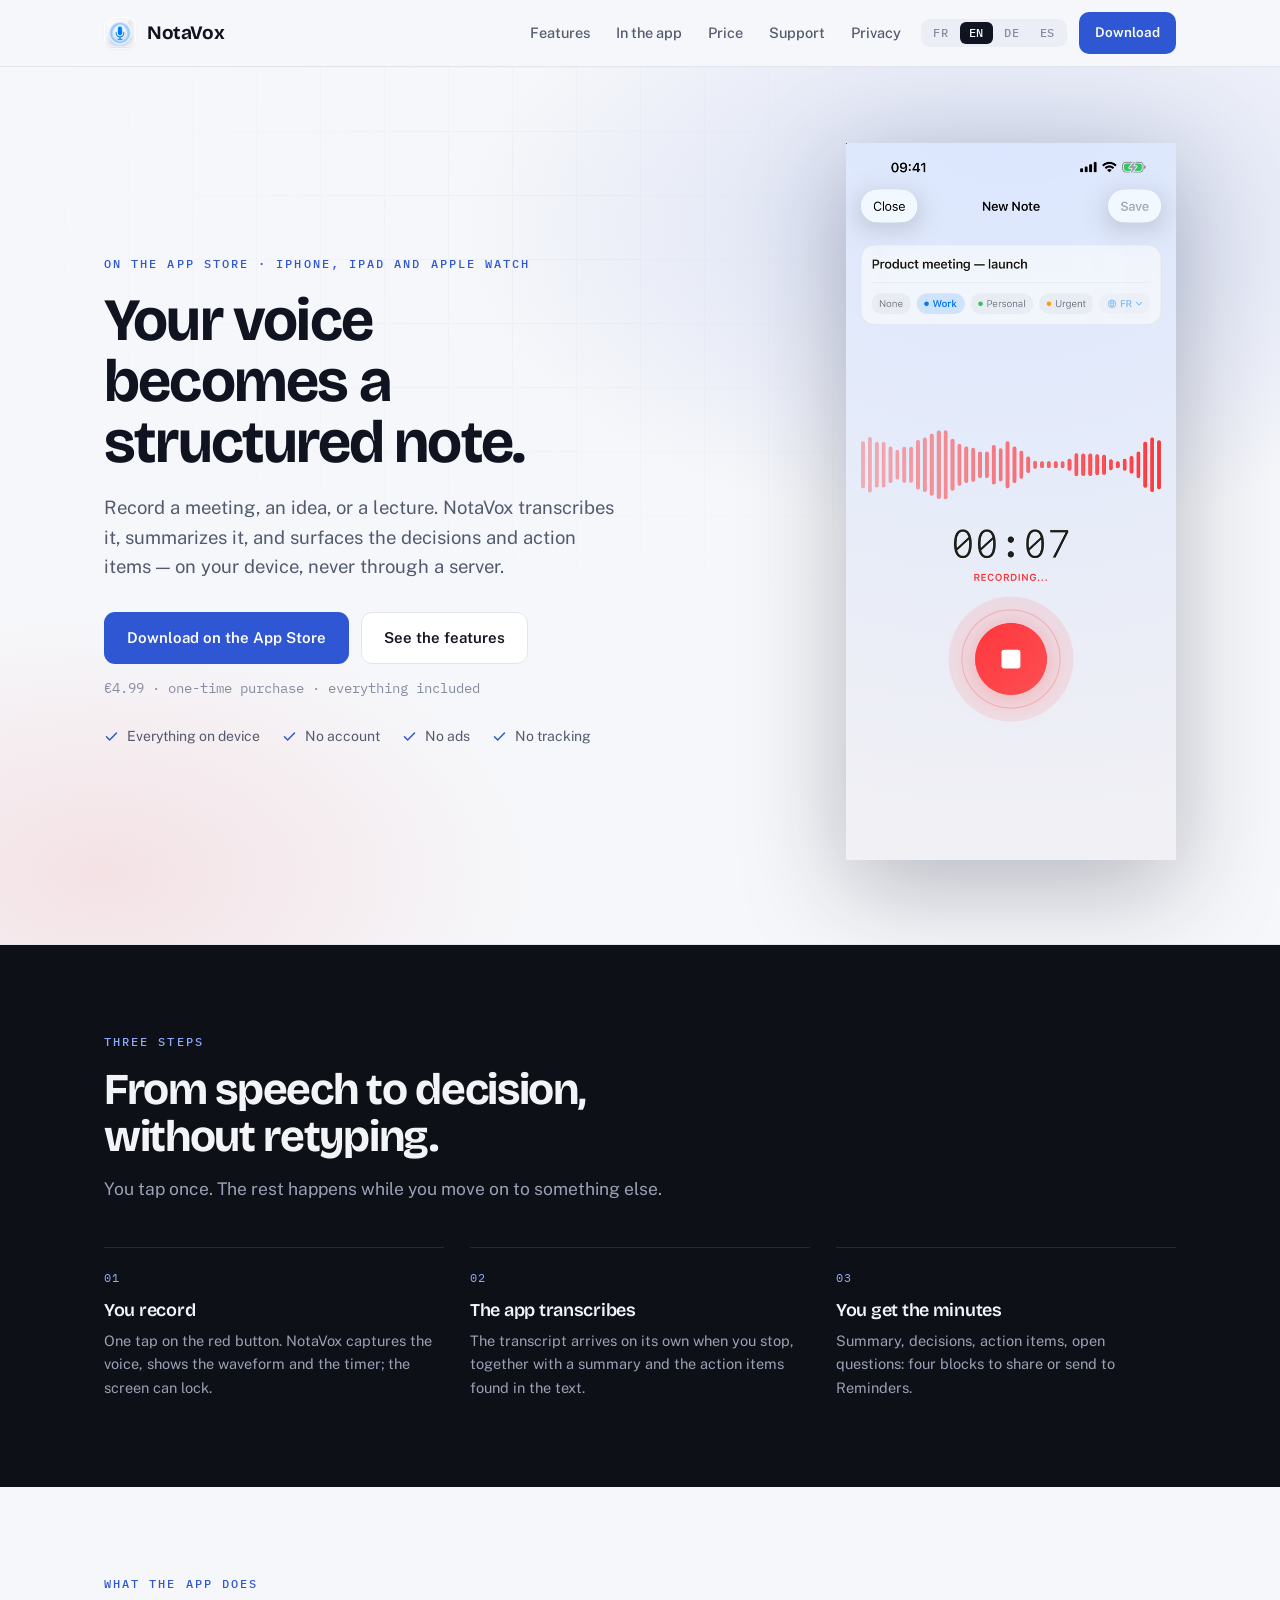
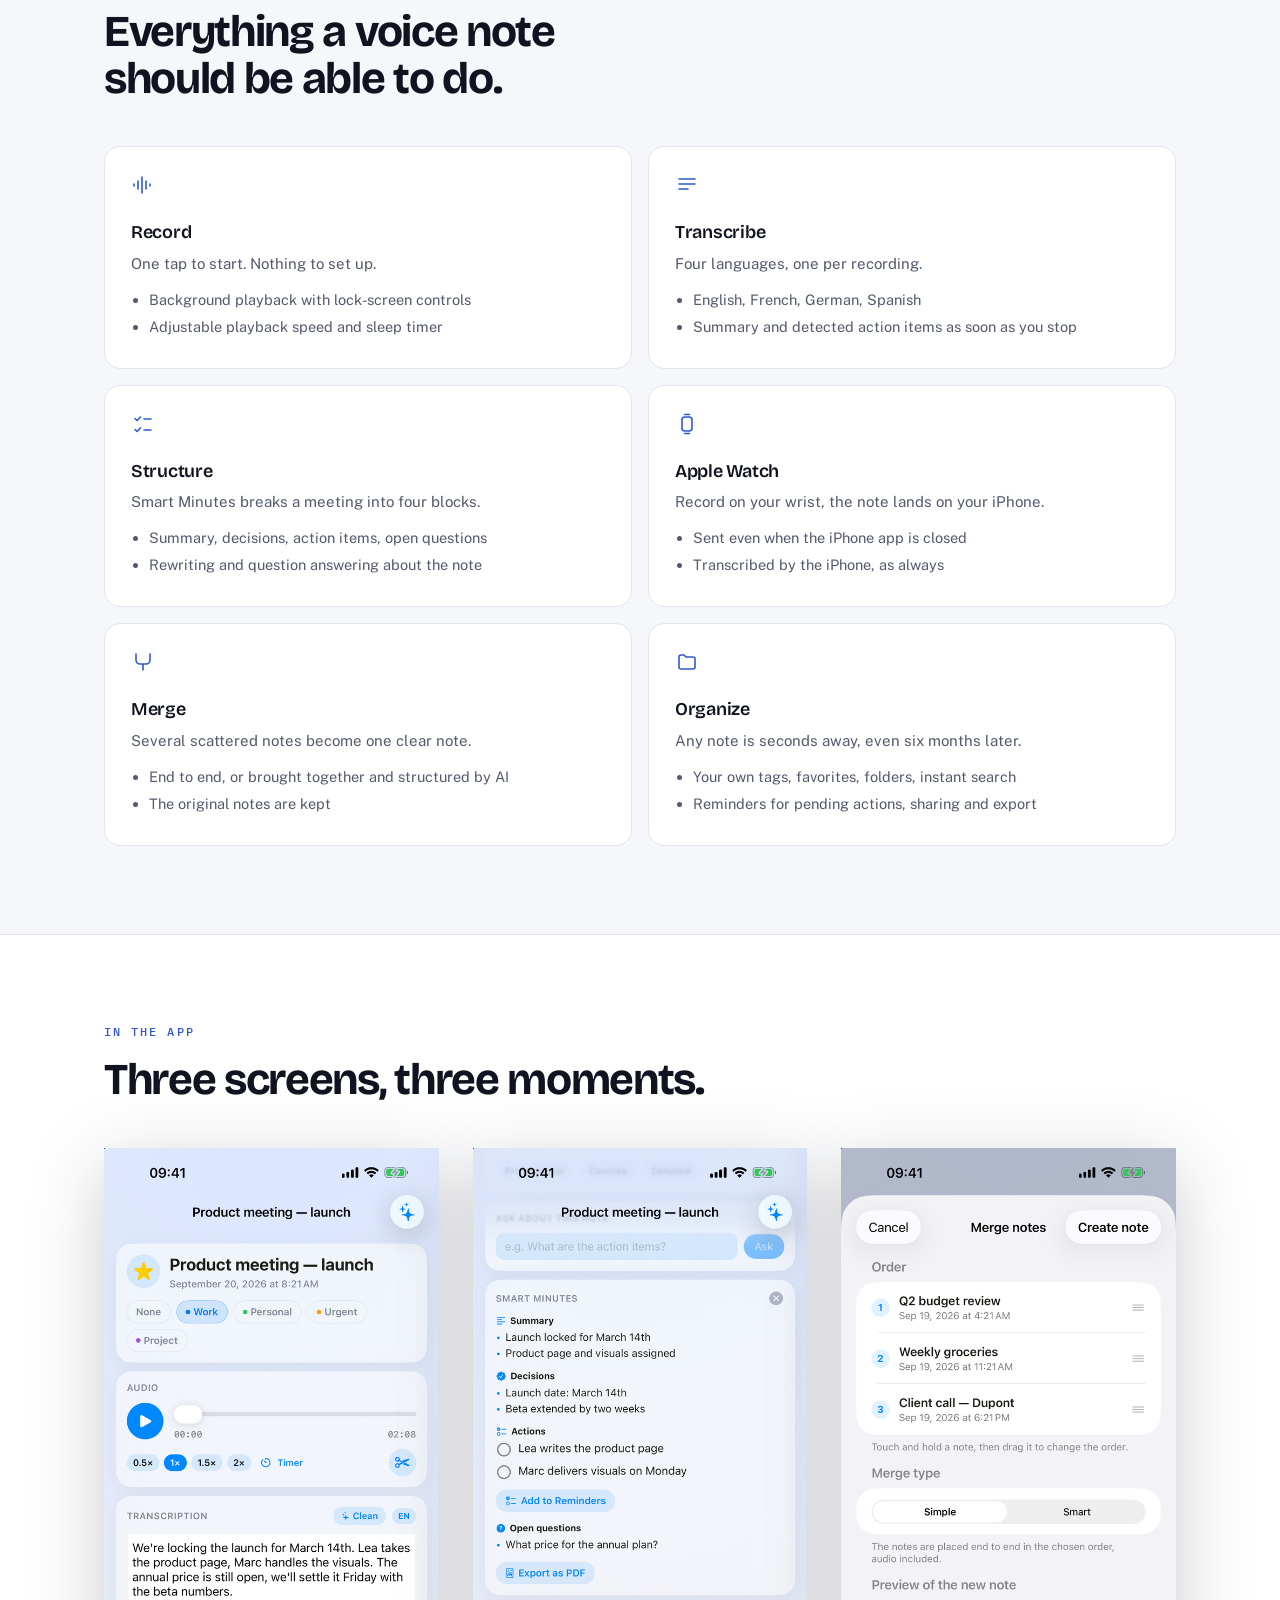
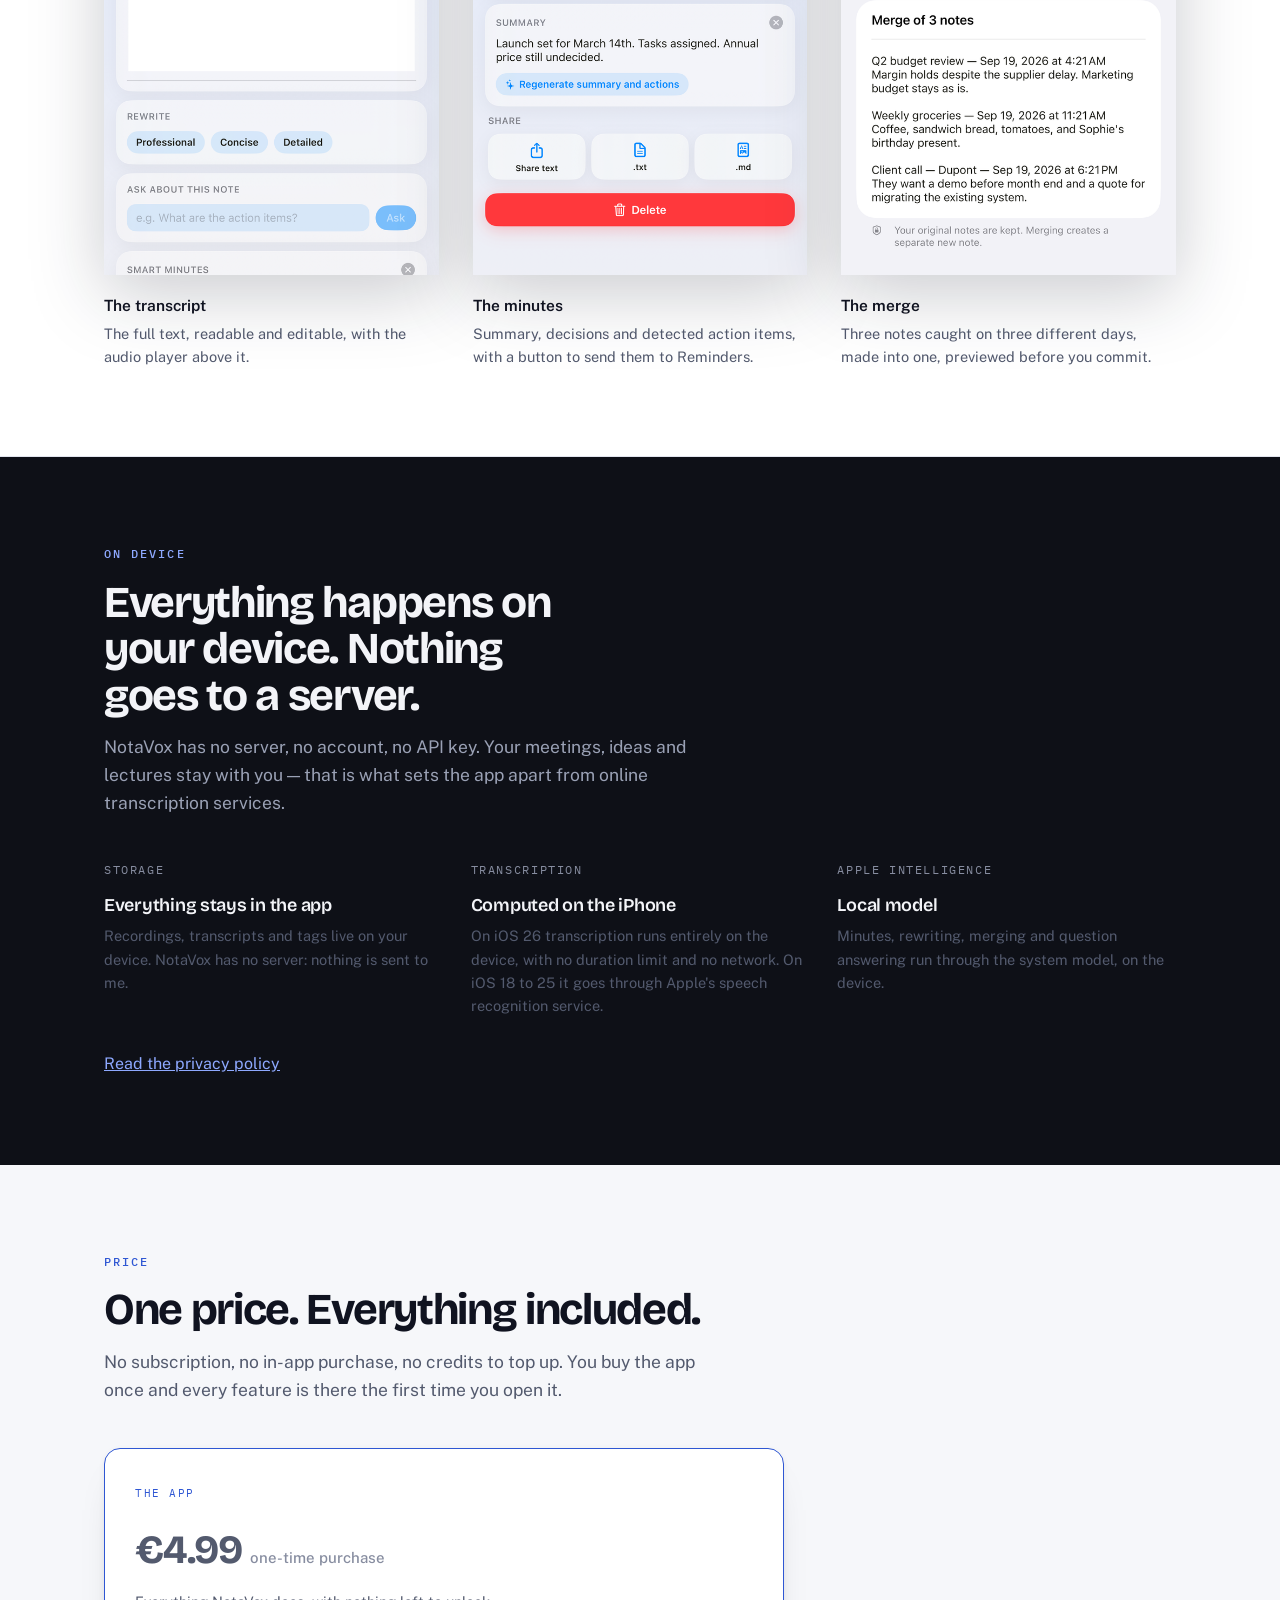
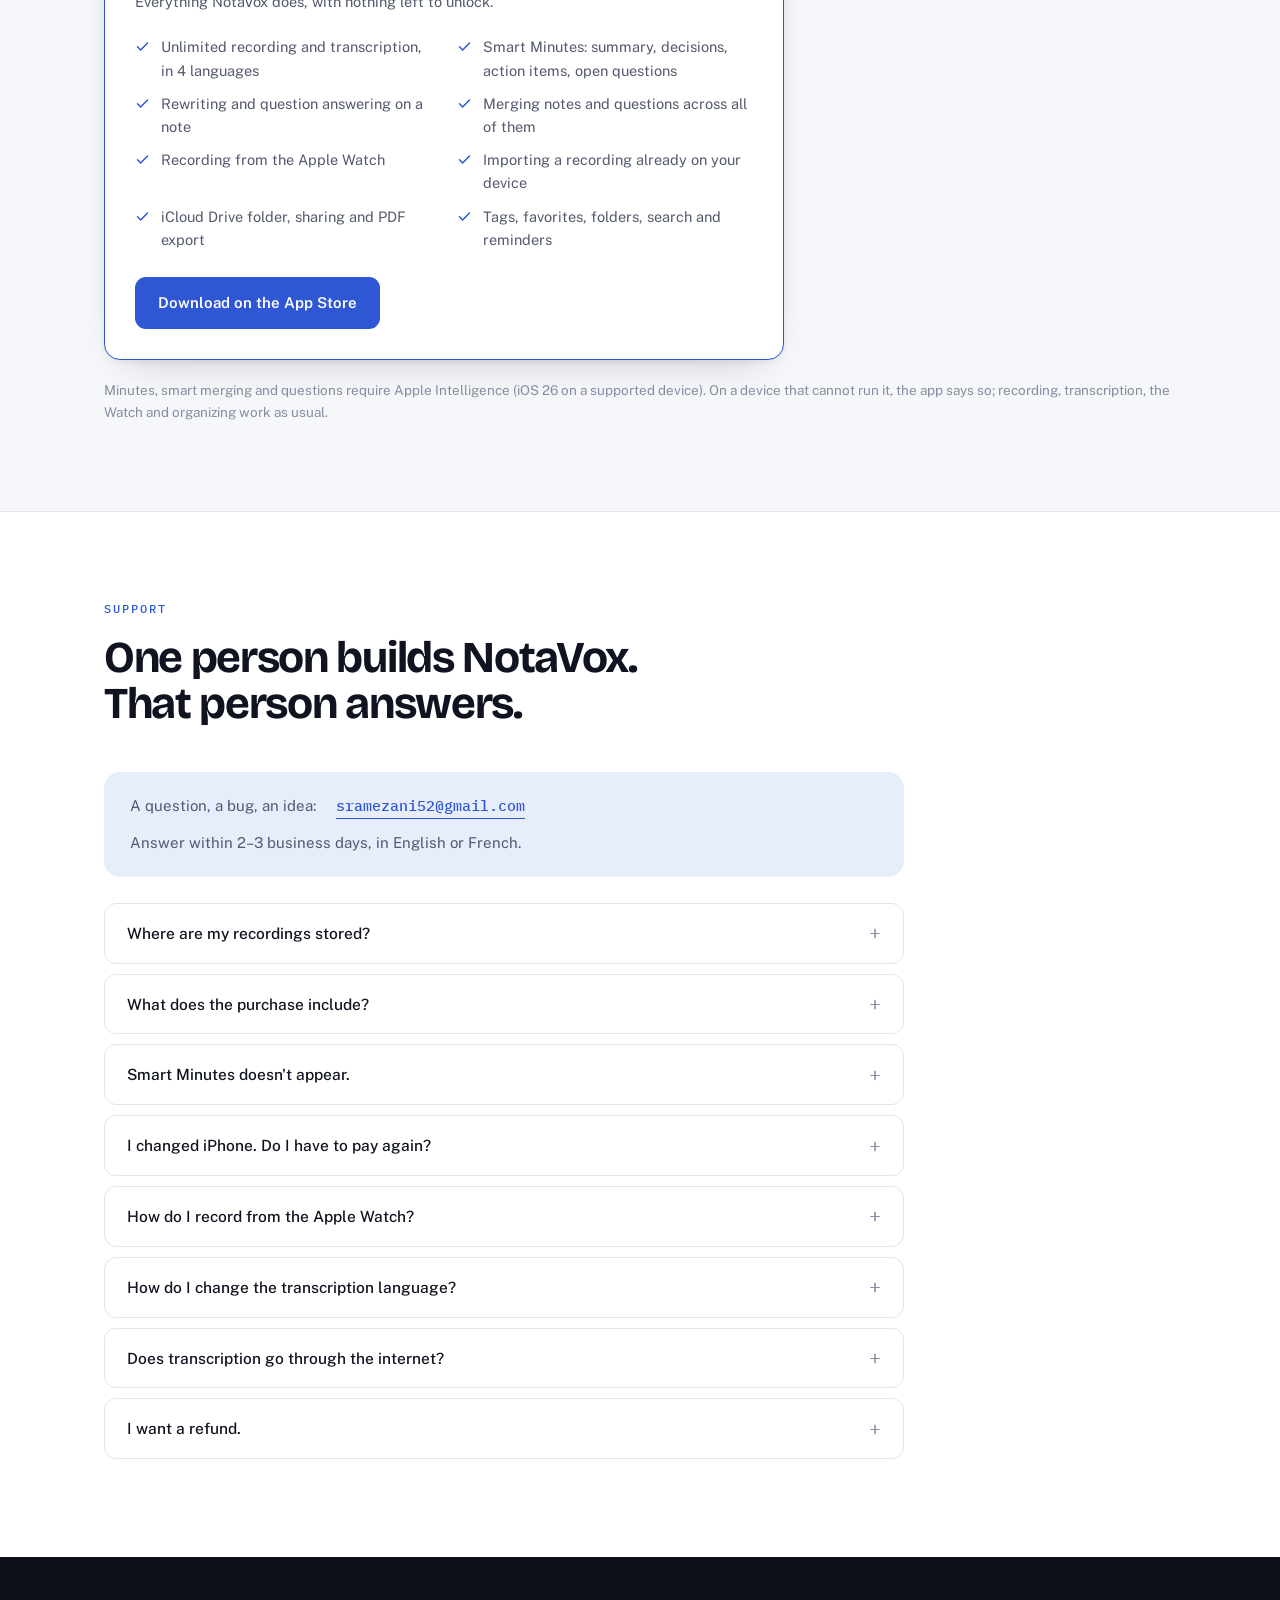
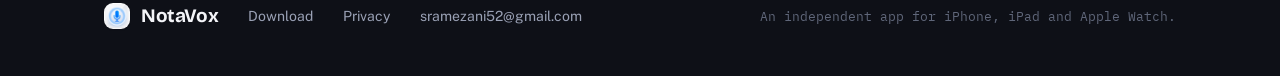
<file: index.html>
<!doctype html>
<html lang="fr" data-lang="fr">
<head>
<meta charset="utf-8">
<meta name="viewport" content="width=device-width, initial-scale=1">
<title>NotaVox — notes vocales, transcription et comptes-rendus sur l'appareil</title>
<meta name="description" content="NotaVox enregistre, transcrit et structure tes notes vocales sur iPhone, iPad et Apple Watch. Tout se passe sur l'appareil : pas de compte, pas de serveur, pas de suivi. 4,99 €, achat unique, tout est inclus.">
<meta name="color-scheme" content="light dark">
<link rel="canonical" href="https://xerxex52.github.io/NotaVox-site/">

<meta property="og:title" content="NotaVox — ta voix devient une note structurée">
<meta property="og:description" content="Enregistre, transcris, récupère un compte-rendu : résumé, décisions, actions. Tout se passe sur ton appareil — pas de compte, pas de serveur, pas de suivi. 4,99 €, achat unique.">
<meta property="og:type" content="website">
<meta property="og:url" content="https://xerxex52.github.io/NotaVox-site/">
<meta property="og:site_name" content="NotaVox">
<meta property="og:locale" content="fr_FR">
<meta property="og:image" content="https://xerxex52.github.io/NotaVox-site/assets/og.png">
<meta property="og:image:width" content="1200">
<meta property="og:image:height" content="630">
<meta property="og:image:alt" content="NotaVox — notes vocales, transcription et comptes-rendus sur iPhone, iPad et Apple Watch.">
<meta name="twitter:card" content="summary_large_image">
<meta name="twitter:title" content="NotaVox — ta voix devient une note structurée">
<meta name="twitter:description" content="Enregistre, transcris, récupère un compte-rendu. Tout se passe sur ton appareil : pas de compte, pas de serveur, pas de suivi.">
<meta name="twitter:image" content="https://xerxex52.github.io/NotaVox-site/assets/og.png">

<link rel="icon" href="assets/icon.png">
<link rel="apple-touch-icon" href="assets/icon.png">
<link rel="preconnect" href="https://fonts.googleapis.com">
<link rel="preconnect" href="https://fonts.gstatic.com" crossorigin>
<link rel="stylesheet" href="https://fonts.googleapis.com/css2?family=Bricolage+Grotesque:opsz,wght@12..96,600;12..96,700&family=Public+Sans:wght@400;500;600&family=IBM+Plex+Mono:wght@400;500&display=swap">
<link rel="stylesheet" href="assets/site.css">
<script src="assets/site.js"></script>
</head>
<body>

<div class="topbar">
  <div class="wrap">
    <a class="brand" href="index.html"><img src="assets/icon.png" alt=""><span>NotaVox</span></a>
    <nav class="nav" aria-label="Sections">
      <a href="#fonctionnalites" data-i18n="nav.features">Fonctionnalités</a>
      <a href="#ecrans" data-i18n="nav.screens">Dans l'app</a>
      <a href="#prix" data-i18n="nav.pricing">Prix</a>
      <a href="#support" data-i18n="nav.faq">Support</a>
      <a href="privacy.html" data-i18n="nav.privacy">Confidentialité</a>
    </nav>
    <div class="bar-actions">
      <div class="langs" role="group" aria-label="Langue">
        <button type="button" data-lang="fr" aria-pressed="true">fr</button>
        <button type="button" data-lang="en" aria-pressed="false">en</button>
        <button type="button" data-lang="de" aria-pressed="false">de</button>
        <button type="button" data-lang="es" aria-pressed="false">es</button>
      </div>
      <a class="btn btn-primary btn-sm" href="https://apps.apple.com/app/id6801285443" data-i18n="nav.get">Télécharger</a>
    </div>
  </div>
</div>

<header class="hero">
  <div class="wrap">
    <div class="hero-grid">
      <div>
        <p class="eyebrow" data-i18n="hero.eyebrow">Sur l'App Store · iPhone, iPad et Apple Watch</p>
        <h1 data-i18n="hero.title">Ta voix devient une note structurée.</h1>
        <p class="lead" data-i18n="hero.lead">Enregistre une réunion, une idée ou un cours. NotaVox transcrit, résume, et fait ressortir les décisions et les actions — sur ton appareil, sans jamais passer par un serveur.</p>
        <div class="cta">
          <a class="btn btn-primary" href="https://apps.apple.com/app/id6801285443" data-i18n="hero.cta1">Télécharger sur l'App Store</a>
          <a class="btn btn-ghost" href="#fonctionnalites" data-i18n="hero.cta2">Voir les fonctionnalités</a>
        </div>
        <p class="cta-note" data-i18n="hero.note">4,99 € · achat unique · tout est inclus</p>
        <div class="trust">
          <span><svg class="tick" viewBox="0 0 24 24" aria-hidden="true"><path d="M4 12.5l5 5L20 6.5"/></svg><span data-i18n="hero.t4">Tout sur l'appareil</span></span>
          <span><svg class="tick" viewBox="0 0 24 24" aria-hidden="true"><path d="M4 12.5l5 5L20 6.5"/></svg><span data-i18n="hero.t1">Aucun compte</span></span>
          <span><svg class="tick" viewBox="0 0 24 24" aria-hidden="true"><path d="M4 12.5l5 5L20 6.5"/></svg><span data-i18n="hero.t2">Aucune publicité</span></span>
          <span><svg class="tick" viewBox="0 0 24 24" aria-hidden="true"><path d="M4 12.5l5 5L20 6.5"/></svg><span data-i18n="hero.t3">Aucun suivi</span></span>
        </div>
      </div>
      <div class="device tilt">
        <img src="assets/fr-record.png" data-img="record" data-alt="alt.record" width="620" height="1347" alt="Écran d'enregistrement de NotaVox : forme d'onde, minuteur et bouton d'enregistrement.">
      </div>
    </div>
  </div>
</header>

<section class="deep">
  <div class="wrap">
    <div class="sec-head">
      <p class="eyebrow" data-i18n="steps.eyebrow">Trois étapes</p>
      <h2 data-i18n="steps.title">De la parole à la décision, sans ressaisie.</h2>
      <p class="lead" data-i18n="steps.lead">Tu appuies une fois. Le reste s'enchaîne pendant que tu passes à autre chose.</p>
    </div>
    <div class="steps">
      <div class="step">
        <span class="num">01</span>
        <h3 data-i18n="steps.n1t">Tu enregistres</h3>
        <p data-i18n="steps.n1p">Un appui sur le bouton rouge. NotaVox capte la voix, affiche la forme d'onde et le minuteur ; l'écran peut se verrouiller.</p>
      </div>
      <div class="step">
        <span class="num">02</span>
        <h3 data-i18n="steps.n2t">L'app transcrit</h3>
        <p data-i18n="steps.n2p">La transcription arrive seule à la fin de l'enregistrement, avec un résumé et les actions repérées dans le texte.</p>
      </div>
      <div class="step">
        <span class="num">03</span>
        <h3 data-i18n="steps.n3t">Tu récupères le compte-rendu</h3>
        <p data-i18n="steps.n3p">Résumé, décisions, actions, questions ouvertes : quatre blocs à partager ou à envoyer dans Rappels.</p>
      </div>
    </div>
  </div>
</section>

<section id="fonctionnalites">
  <div class="wrap">
    <div class="sec-head">
      <p class="eyebrow" data-i18n="feat.eyebrow">Ce que fait l'app</p>
      <h2 data-i18n="feat.title">Tout ce qu'une note vocale devrait savoir faire.</h2>
    </div>
    <div class="grid-4">

      <div class="card">
        <svg class="ico" viewBox="0 0 24 24" aria-hidden="true"><path d="M3 11v2M7 8v8M11 4v16M15 8v8M19 11v2"/></svg>
        <h3 data-i18n="f1t">Enregistrer</h3>
        <p data-i18n="f1p">Un appui pour lancer, rien à régler.</p>
        <ul>
          <li data-i18n="f1a">Lecture en arrière-plan, contrôles sur l'écran verrouillé</li>
          <li data-i18n="f1b">Vitesse de lecture réglable et minuteur d'arrêt</li>
        </ul>
      </div>

      <div class="card">
        <svg class="ico" viewBox="0 0 24 24" aria-hidden="true"><path d="M4 6h16M4 11h16M4 16h9"/></svg>
        <h3 data-i18n="f2t">Transcrire</h3>
        <p data-i18n="f2p">Quatre langues, une par enregistrement.</p>
        <ul>
          <li data-i18n="f2a">Français, anglais, allemand, espagnol</li>
          <li data-i18n="f2b">Résumé et actions détectées dès la fin de l'enregistrement</li>
        </ul>
      </div>

      <div class="card">
        <svg class="ico" viewBox="0 0 24 24" aria-hidden="true"><path d="M4 6.5l2 2 3.5-3.5M4 17.5l2 2 3.5-3.5M13 7h7M13 18h7"/></svg>
        <h3 data-i18n="f3t">Structurer</h3>
        <p data-i18n="f3p">Le compte-rendu intelligent découpe une réunion en quatre blocs.</p>
        <ul>
          <li data-i18n="f3a">Résumé, décisions, actions, questions ouvertes</li>
          <li data-i18n="f3b">Reformulation et questions/réponses sur la note</li>
        </ul>
      </div>

      <div class="card">
        <svg class="ico" viewBox="0 0 24 24" aria-hidden="true"><rect x="7" y="5" width="10" height="14" rx="3"/><path d="M9.5 2.5h5M9.5 21.5h5"/></svg>
        <h3 data-i18n="f5t">Apple Watch</h3>
        <p data-i18n="f5p">Enregistre au poignet, la note arrive sur l'iPhone.</p>
        <ul>
          <li data-i18n="f5a">Transfert même si l'app iPhone est fermée</li>
          <li data-i18n="f5b">Transcription faite par l'iPhone, comme d'habitude</li>
        </ul>
      </div>

      <div class="card">
        <svg class="ico" viewBox="0 0 24 24" aria-hidden="true"><path d="M5 4v6a4 4 0 004 4h6M19 4v6a4 4 0 01-4 4H9M12 14v6"/></svg>
        <h3 data-i18n="f6t">Fusionner</h3>
        <p data-i18n="f6p">Plusieurs notes éparses deviennent une seule note claire.</p>
        <ul>
          <li data-i18n="f6a">Bout à bout, ou réunies et structurées par l'IA</li>
          <li data-i18n="f6b">Les notes d'origine sont conservées</li>
        </ul>
      </div>

      <div class="card">
        <svg class="ico" viewBox="0 0 24 24" aria-hidden="true"><path d="M4 7a2 2 0 012-2h3l2 2h7a2 2 0 012 2v8a2 2 0 01-2 2H6a2 2 0 01-2-2z"/></svg>
        <h3 data-i18n="f4t">Organiser</h3>
        <p data-i18n="f4p">Une note se retrouve en quelques secondes, même six mois après.</p>
        <ul>
          <li data-i18n="f4a">Rubriques personnalisées, favoris, dossiers, recherche</li>
          <li data-i18n="f4b">Rappels des actions en attente, partage et export</li>
        </ul>
      </div>

    </div>
  </div>
</section>

<section id="ecrans" style="background:var(--panel); border-top:1px solid var(--stroke); border-bottom:1px solid var(--stroke)">
  <div class="wrap">
    <div class="sec-head">
      <p class="eyebrow" data-i18n="shots.eyebrow">Dans l'app</p>
      <h2 data-i18n="shots.title">Trois écrans, trois moments.</h2>
    </div>
    <div class="showcase">
      <figure>
        <img src="assets/fr-transcript.png" data-img="transcript" data-alt="alt.transcript" width="620" height="1347" loading="lazy" alt="Transcription d'une note dans NotaVox, avec le lecteur audio.">
        <figcaption><b data-i18n="shots.c1t">La transcription</b><span data-i18n="shots.c1p">Le texte complet, relisible et modifiable, avec le lecteur audio au-dessus.</span></figcaption>
      </figure>
      <figure>
        <img src="assets/fr-minutes.png" data-img="minutes" data-alt="alt.minutes" width="620" height="1347" loading="lazy" alt="Compte-rendu intelligent : résumé, décisions, actions et questions.">
        <figcaption><b data-i18n="shots.c2t">Le compte-rendu</b><span data-i18n="shots.c2p">Résumé, décisions et actions détectées, avec un bouton pour les envoyer dans Rappels.</span></figcaption>
      </figure>
      <figure>
        <img src="assets/fr-merge.png" data-img="merge" data-alt="alt.merge" width="620" height="1347" loading="lazy" alt="Écran de fusion : trois notes à ordonner et l'aperçu de la note obtenue.">
        <figcaption><b data-i18n="shots.c3t">La fusion</b><span data-i18n="shots.c3p">Trois notes prises trois jours différents, réunies en une seule, l'aperçu avant de valider.</span></figcaption>
      </figure>
    </div>
  </div>
</section>

<section class="deep">
  <div class="wrap">
    <div class="sec-head">
      <p class="eyebrow" data-i18n="priv.eyebrow">Sur l'appareil</p>
      <h2 data-i18n="priv.title">Tout se passe sur ton appareil. Rien ne part sur un serveur.</h2>
      <p class="lead" data-i18n="priv.lead">NotaVox n'a pas de serveur, pas de compte, pas de clé d'API. Tes réunions, tes idées et tes cours restent chez toi : c'est ce qui distingue l'app des services de transcription en ligne.</p>
    </div>
    <div class="privacy-grid">
      <div>
        <span class="k" data-i18n="priv.k1">Stockage</span>
        <h3 data-i18n="priv.h1">Tout reste dans l'app</h3>
        <p data-i18n="priv.p1">Enregistrements, transcriptions et rubriques vivent sur ton appareil. NotaVox n'a pas de serveur : rien ne m'est envoyé.</p>
      </div>
      <div>
        <span class="k" data-i18n="priv.k2">Transcription</span>
        <h3 data-i18n="priv.h2">Calculée sur l'iPhone</h3>
        <p data-i18n="priv.p2">Sur iOS 26, la transcription tourne entièrement sur l'appareil, sans limite de durée et sans réseau. Sur iOS 18 à 25, elle passe par le service de reconnaissance vocale d'Apple.</p>
      </div>
      <div>
        <span class="k" data-i18n="priv.k3">Apple Intelligence</span>
        <h3 data-i18n="priv.h3">Modèle local</h3>
        <p data-i18n="priv.p3">Compte-rendu, reformulation, fusion et questions s'exécutent via le modèle du système, sur l'appareil.</p>
      </div>
    </div>
    <p style="margin-top:34px"><a href="privacy.html" style="color:var(--deep-accent)" data-i18n="priv.link">Lire la politique de confidentialité</a></p>
  </div>
</section>

<section id="prix">
  <div class="wrap">
    <div class="sec-head">
      <p class="eyebrow" data-i18n="plans.eyebrow">Le prix</p>
      <h2 data-i18n="plans.title">Un seul prix. Tout est inclus.</h2>
      <p class="lead" data-i18n="plans.lead">Pas d'abonnement, pas d'achat intégré, pas de crédits à recharger. Tu achètes l'app une fois, et toutes les fonctions sont là dès la première ouverture.</p>
    </div>
    <div class="plans solo">

      <div class="plan featured solo-card">
        <span class="tag" data-i18n="buy.tag">L'application</span>
        <p class="price"><span data-i18n="buy.price">4,99 €</span><small data-i18n="buy.once">achat unique</small></p>
        <p data-i18n="buy.sub">Tout ce que fait NotaVox, sans rien à débloquer ensuite.</p>
        <ul>
          <li><svg class="tick" viewBox="0 0 24 24" aria-hidden="true"><path d="M4 12.5l5 5L20 6.5"/></svg><span data-i18n="buy.l1">Enregistrement et transcription illimités, en 4 langues</span></li>
          <li><svg class="tick" viewBox="0 0 24 24" aria-hidden="true"><path d="M4 12.5l5 5L20 6.5"/></svg><span data-i18n="buy.l2">Compte-rendu intelligent : résumé, décisions, actions, questions</span></li>
          <li><svg class="tick" viewBox="0 0 24 24" aria-hidden="true"><path d="M4 12.5l5 5L20 6.5"/></svg><span data-i18n="buy.l3">Reformulation et questions/réponses sur une note</span></li>
          <li><svg class="tick" viewBox="0 0 24 24" aria-hidden="true"><path d="M4 12.5l5 5L20 6.5"/></svg><span data-i18n="buy.l4">Fusion de notes et questions sur l'ensemble</span></li>
          <li><svg class="tick" viewBox="0 0 24 24" aria-hidden="true"><path d="M4 12.5l5 5L20 6.5"/></svg><span data-i18n="buy.l5">Enregistrement depuis l'Apple Watch</span></li>
          <li><svg class="tick" viewBox="0 0 24 24" aria-hidden="true"><path d="M4 12.5l5 5L20 6.5"/></svg><span data-i18n="buy.l6">Import d'un enregistrement déjà sur ton appareil</span></li>
          <li><svg class="tick" viewBox="0 0 24 24" aria-hidden="true"><path d="M4 12.5l5 5L20 6.5"/></svg><span data-i18n="buy.l7">Dossier iCloud Drive, partage et export PDF</span></li>
          <li><svg class="tick" viewBox="0 0 24 24" aria-hidden="true"><path d="M4 12.5l5 5L20 6.5"/></svg><span data-i18n="buy.l8">Rubriques, favoris, dossiers, recherche et rappels</span></li>
        </ul>
        <div class="cta">
          <a class="btn btn-primary" href="https://apps.apple.com/app/id6801285443" data-i18n="buy.cta">Télécharger sur l'App Store</a>
        </div>
      </div>

    </div>
    <p class="plan-note" data-i18n="plans.note">Le compte-rendu, la fusion intelligente et les questions demandent Apple Intelligence (iOS 26 sur un appareil compatible). Sur un appareil qui ne le gère pas, l'app l'indique ; l'enregistrement, la transcription, la montre et l'organisation fonctionnent normalement.</p>
  </div>
</section>

<section id="support" style="background:var(--panel); border-top:1px solid var(--stroke)">
  <div class="wrap">
    <div class="faq-col">
      <div class="sec-head">
        <p class="eyebrow" data-i18n="sup.eyebrow">Support</p>
        <h2 data-i18n="sup.title">Une seule personne développe NotaVox. Elle répond.</h2>
      </div>

      <div class="contact">
        <p data-i18n="sup.ask">Une question, un bug, une idée :</p>
        <a href="mailto:sramezani52@gmail.com?subject=NotaVox">sramezani52@gmail.com</a>
        <p data-i18n="sup.delay">Réponse sous 2 à 3 jours ouvrés, en français ou en anglais.</p>
      </div>

      <details>
        <summary data-i18n="faq.q1">Où sont stockés mes enregistrements ?</summary>
        <div class="body"><p data-i18n="faq.a1">Dans l'app, sur ton appareil. NotaVox n'a pas de serveur : rien n'est envoyé au développeur. Supprimer une note supprime son fichier audio ; désinstaller l'app supprime tout.</p></div>
      </details>
      <details>
        <summary data-i18n="faq.q8">Qu'est-ce que l'achat comprend ?</summary>
        <div class="body"><p data-i18n="faq.a8">Tout. L'app s'achète une fois 4,99 € sur l'App Store et il n'y a plus rien à payer ensuite : ni abonnement, ni achat intégré, ni crédits. Les mises à jour sont comprises, et l'app fonctionne sur ton iPhone, ton iPad et ton Apple Watch avec le même achat.</p></div>
      </details>
      <details>
        <summary data-i18n="faq.q2">Le compte-rendu intelligent n'apparaît pas.</summary>
        <div class="body"><p data-i18n="faq.a2">Cette fonction utilise Apple Intelligence, qui demande iOS 26 sur un appareil compatible. Ailleurs, la carte reste visible et indique que la fonction n'est pas disponible ; l'enregistrement, la transcription, l'organisation et la montre fonctionnent normalement.</p></div>
      </details>
      <details>
        <summary data-i18n="faq.q3">J'ai changé d'iPhone. Dois-je repayer ?</summary>
        <div class="body"><p data-i18n="faq.a3">Non. L'app est liée à ton identifiant Apple : ouvre l'App Store, va dans ton compte, « Achetés », et retélécharge NotaVox. Le partage familial fonctionne aussi.</p></div>
      </details>
      <details>
        <summary data-i18n="faq.q7">Comment enregistrer depuis l'Apple Watch ?</summary>
        <div class="body"><p data-i18n="faq.a7">Ouvre NotaVox sur la montre et touche le micro. À l'arrêt, l'enregistrement part vers l'iPhone, qui le transcrit et crée la note — même si l'app y est fermée. Si le téléphone est loin, le transfert attend et repart tout seul.</p></div>
      </details>
      <details>
        <summary data-i18n="faq.q4">Comment changer la langue de transcription ?</summary>
        <div class="body"><p data-i18n="faq.a4">Deux endroits : le sélecteur sur l'écran d'enregistrement, pour une note en particulier, et Réglages → Transcription → Langue par défaut, pour toutes les suivantes. Une note est transcrite dans une seule langue : choisis celle qui est parlée. La langue de l'interface se règle au même endroit, indépendamment de celle de l'appareil.</p></div>
      </details>
      <details>
        <summary data-i18n="faq.q5">La transcription passe-t-elle par internet ?</summary>
        <div class="body"><p data-i18n="faq.a5">Sur iOS 26, non : elle se fait entièrement sur l'appareil, quelle que soit la durée. Sur iOS 18 à 25, elle utilise le service de reconnaissance vocale d'Apple, qui peut traiter l'audio sur les serveurs d'Apple selon la langue. Le compte-rendu, lui, reste toujours sur l'appareil, et rien ne part jamais chez le développeur.</p></div>
      </details>
      <details>
        <summary data-i18n="faq.q6">Je veux un remboursement.</summary>
        <div class="body"><p data-i18n="faq.a6">L'achat passe par Apple, et le remboursement aussi : rends-toi sur reportaproblem.apple.com avec ton identifiant Apple. Écris-moi si ça bloque, je t'aiderai à monter la demande.</p></div>
      </details>
    </div>
  </div>
</section>

<footer>
  <div class="wrap">
    <a class="brand" href="index.html"><img src="assets/icon.png" alt="" width="26" height="26" style="width:26px;height:26px"><span>NotaVox</span></a>
    <a href="https://apps.apple.com/app/id6801285443" data-i18n="nav.get">Télécharger</a>
    <a href="privacy.html" data-i18n="nav.privacy">Confidentialité</a>
    <a href="mailto:sramezani52@gmail.com?subject=NotaVox">sramezani52@gmail.com</a>
    <span class="right" data-i18n="foot.rights">Application indépendante pour iPhone, iPad et Apple Watch.</span>
  </div>
</footer>

</body>
</html>
</file>
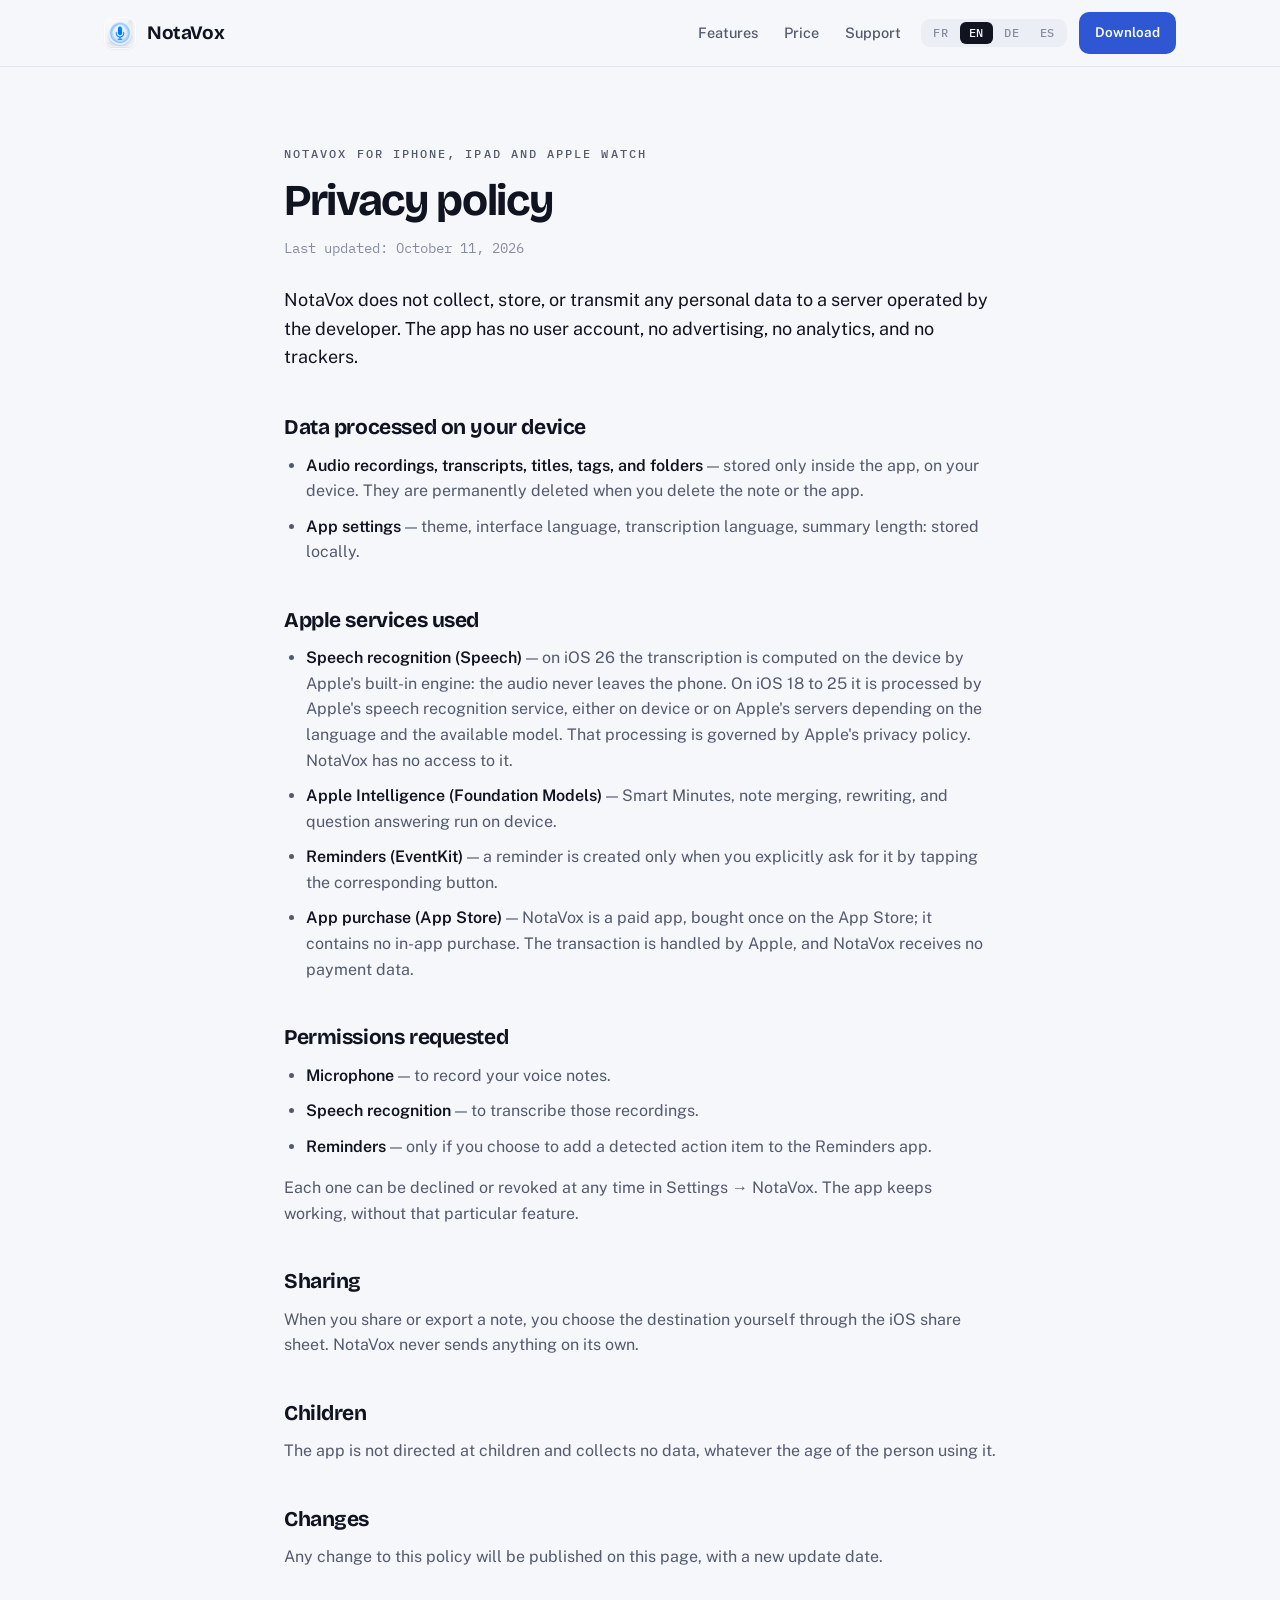
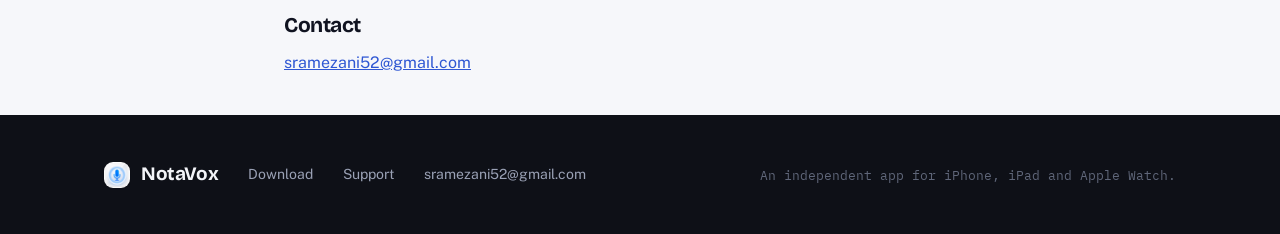
<file: privacy.html>
<!doctype html>
<html lang="fr" data-lang="fr">
<head>
<meta charset="utf-8">
<meta name="viewport" content="width=device-width, initial-scale=1">
<title>NotaVox — politique de confidentialité</title>
<meta name="description" content="Politique de confidentialité de NotaVox : aucune collecte, aucun serveur, aucun suivi. Tout reste sur l'appareil.">
<meta name="color-scheme" content="light dark">
<link rel="canonical" href="https://xerxex52.github.io/NotaVox-site/privacy.html">
<meta property="og:title" content="NotaVox — politique de confidentialité">
<meta property="og:description" content="Aucune collecte, aucun serveur, aucun suivi : enregistrements et transcriptions restent sur ton appareil.">
<meta property="og:type" content="article">
<meta property="og:url" content="https://xerxex52.github.io/NotaVox-site/privacy.html">
<meta property="og:site_name" content="NotaVox">
<meta property="og:image" content="https://xerxex52.github.io/NotaVox-site/assets/og.png">
<meta property="og:image:width" content="1200">
<meta property="og:image:height" content="630">
<meta name="twitter:card" content="summary_large_image">
<meta name="twitter:title" content="NotaVox — politique de confidentialité">
<meta name="twitter:description" content="Aucune collecte, aucun serveur, aucun suivi : tout reste sur ton appareil.">
<meta name="twitter:image" content="https://xerxex52.github.io/NotaVox-site/assets/og.png">
<link rel="icon" href="assets/icon.png">
<link rel="preconnect" href="https://fonts.googleapis.com">
<link rel="preconnect" href="https://fonts.gstatic.com" crossorigin>
<link rel="stylesheet" href="https://fonts.googleapis.com/css2?family=Bricolage+Grotesque:opsz,wght@12..96,600;12..96,700&family=Public+Sans:wght@400;500;600&family=IBM+Plex+Mono:wght@400;500&display=swap">
<link rel="stylesheet" href="assets/site.css">
<script src="assets/site.js"></script>
</head>
<body>

<div class="topbar">
  <div class="wrap">
    <a class="brand" href="index.html"><img src="assets/icon.png" alt=""><span>NotaVox</span></a>
    <nav class="nav" aria-label="Sections">
      <a href="index.html#fonctionnalites" data-i18n="nav.features">Fonctionnalités</a>
      <a href="index.html#prix" data-i18n="nav.pricing">Prix</a>
      <a href="index.html#support" data-i18n="nav.faq">Support</a>
    </nav>
    <div class="bar-actions">
      <div class="langs" role="group" aria-label="Langue">
        <button type="button" data-lang="fr" aria-pressed="true">fr</button>
        <button type="button" data-lang="en" aria-pressed="false">en</button>
        <button type="button" data-lang="de" aria-pressed="false">de</button>
        <button type="button" data-lang="es" aria-pressed="false">es</button>
      </div>
      <a class="btn btn-primary btn-sm" href="https://apps.apple.com/app/id6801285443" data-i18n="nav.get">Télécharger</a>
    </div>
  </div>
</div>

<div class="wrap narrow">
  <article class="doc">

    <div data-lang-block="fr">
      <p class="eyebrow">NotaVox pour iPhone, iPad et Apple Watch</p>
      <h1>Politique de confidentialité</h1>
      <p class="updated">Dernière mise à jour : 11 octobre 2026</p>
      <p class="intro">NotaVox ne collecte, ne stocke et ne transmet aucune donnée personnelle vers un serveur du développeur. L'application n'a ni compte utilisateur, ni publicité, ni outil d'analyse, ni traceur.</p>

      <h2>Données traitées sur ton appareil</h2>
      <ul>
        <li><b>Enregistrements audio, transcriptions, titres, tags et dossiers</b> — stockés uniquement dans l'app, sur ton appareil. Ils sont supprimés définitivement quand tu supprimes la note ou l'application.</li>
        <li><b>Réglages de l'app</b> — thème, langue de l'interface, langue de transcription, longueur du résumé : stockés localement.</li>
      </ul>

      <h2>Services Apple utilisés</h2>
      <ul>
        <li><b>Reconnaissance vocale (Speech)</b> — sur iOS 26, la transcription est calculée sur l'appareil par le moteur embarqué d'Apple : l'audio ne quitte pas le téléphone. Sur iOS 18 à 25, il est traité par le service de reconnaissance vocale d'Apple, sur l'appareil ou sur les serveurs d'Apple selon la langue et le modèle disponible. Ce traitement relève de la politique de confidentialité d'Apple. NotaVox n'y a pas accès.</li>
        <li><b>Apple Intelligence (Foundation Models)</b> — le compte-rendu intelligent, la fusion de notes, la reformulation et les questions/réponses s'exécutent sur l'appareil.</li>
        <li><b>Rappels (EventKit)</b> — un rappel n'est créé que lorsque tu le demandes explicitement, en touchant le bouton correspondant.</li>
        <li><b>Achat de l'application (App Store)</b> — NotaVox est une application payante, achetée une seule fois sur l'App Store ; elle ne contient aucun achat intégré. La transaction est gérée par Apple, et NotaVox ne reçoit aucune donnée de paiement.</li>
      </ul>

      <h2>Autorisations demandées</h2>
      <ul>
        <li><b>Microphone</b> — pour enregistrer tes notes vocales.</li>
        <li><b>Reconnaissance vocale</b> — pour transcrire ces enregistrements.</li>
        <li><b>Rappels</b> — uniquement si tu choisis d'ajouter une action détectée à l'app Rappels.</li>
      </ul>
      <p>Chacune peut être refusée ou retirée à tout moment dans Réglages → NotaVox. L'app continue de fonctionner, sans la fonction concernée.</p>

      <h2>Partage</h2>
      <p>Quand tu partages ou exportes une note, tu choisis toi-même la destination via la feuille de partage d'iOS. NotaVox n'envoie rien de son propre chef.</p>

      <h2>Enfants</h2>
      <p>L'application ne s'adresse pas spécifiquement aux enfants et ne collecte aucune donnée, quel que soit l'âge de la personne qui l'utilise.</p>

      <h2>Modifications</h2>
      <p>Toute évolution de cette politique sera publiée sur cette page, avec une nouvelle date de mise à jour.</p>

      <h2>Contact</h2>
      <p><a href="mailto:sramezani52@gmail.com?subject=NotaVox">sramezani52@gmail.com</a></p>
    </div>

    <div data-lang-block="en">
      <p class="eyebrow">NotaVox for iPhone, iPad and Apple Watch</p>
      <h1>Privacy policy</h1>
      <p class="updated">Last updated: October 11, 2026</p>
      <p class="intro">NotaVox does not collect, store, or transmit any personal data to a server operated by the developer. The app has no user account, no advertising, no analytics, and no trackers.</p>

      <h2>Data processed on your device</h2>
      <ul>
        <li><b>Audio recordings, transcripts, titles, tags, and folders</b> — stored only inside the app, on your device. They are permanently deleted when you delete the note or the app.</li>
        <li><b>App settings</b> — theme, interface language, transcription language, summary length: stored locally.</li>
      </ul>

      <h2>Apple services used</h2>
      <ul>
        <li><b>Speech recognition (Speech)</b> — on iOS 26 the transcription is computed on the device by Apple's built-in engine: the audio never leaves the phone. On iOS 18 to 25 it is processed by Apple's speech recognition service, either on device or on Apple's servers depending on the language and the available model. That processing is governed by Apple's privacy policy. NotaVox has no access to it.</li>
        <li><b>Apple Intelligence (Foundation Models)</b> — Smart Minutes, note merging, rewriting, and question answering run on device.</li>
        <li><b>Reminders (EventKit)</b> — a reminder is created only when you explicitly ask for it by tapping the corresponding button.</li>
        <li><b>App purchase (App Store)</b> — NotaVox is a paid app, bought once on the App Store; it contains no in-app purchase. The transaction is handled by Apple, and NotaVox receives no payment data.</li>
      </ul>

      <h2>Permissions requested</h2>
      <ul>
        <li><b>Microphone</b> — to record your voice notes.</li>
        <li><b>Speech recognition</b> — to transcribe those recordings.</li>
        <li><b>Reminders</b> — only if you choose to add a detected action item to the Reminders app.</li>
      </ul>
      <p>Each one can be declined or revoked at any time in Settings → NotaVox. The app keeps working, without that particular feature.</p>

      <h2>Sharing</h2>
      <p>When you share or export a note, you choose the destination yourself through the iOS share sheet. NotaVox never sends anything on its own.</p>

      <h2>Children</h2>
      <p>The app is not directed at children and collects no data, whatever the age of the person using it.</p>

      <h2>Changes</h2>
      <p>Any change to this policy will be published on this page, with a new update date.</p>

      <h2>Contact</h2>
      <p><a href="mailto:sramezani52@gmail.com?subject=NotaVox">sramezani52@gmail.com</a></p>
    </div>

    <div data-lang-block="de">
      <p class="eyebrow">NotaVox für iPhone, iPad und Apple Watch</p>
      <h1>Datenschutzerklärung</h1>
      <p class="updated">Zuletzt aktualisiert: 11. Oktober 2026</p>
      <p class="intro">NotaVox erhebt, speichert und überträgt keine personenbezogenen Daten an einen Server des Entwicklers. Die App hat kein Benutzerkonto, keine Werbung, keine Analysewerkzeuge und keine Tracker.</p>

      <h2>Auf deinem Gerät verarbeitete Daten</h2>
      <ul>
        <li><b>Audioaufnahmen, Transkripte, Titel, Tags und Ordner</b> — ausschließlich in der App auf deinem Gerät gespeichert. Sie werden endgültig gelöscht, sobald du die Notiz oder die App löschst.</li>
        <li><b>App-Einstellungen</b> — Erscheinungsbild, Sprache der Oberfläche, Transkriptionssprache, Länge der Zusammenfassung: lokal gespeichert.</li>
      </ul>

      <h2>Genutzte Apple-Dienste</h2>
      <ul>
        <li><b>Spracherkennung (Speech)</b> — unter iOS 26 wird die Transkription von Apples integrierter Engine auf dem Gerät berechnet: das Audio verlässt das Telefon nicht. Unter iOS 18 bis 25 verarbeitet es Apples Spracherkennung, je nach Sprache und verfügbarem Modell auf dem Gerät oder auf Apples Servern. Für diese Verarbeitung gilt Apples Datenschutzerklärung. NotaVox hat darauf keinen Zugriff.</li>
        <li><b>Apple Intelligence (Foundation Models)</b> — Smart Minutes, das Zusammenführen von Notizen, Umformulierung und Fragen/Antworten laufen auf dem Gerät.</li>
        <li><b>Erinnerungen (EventKit)</b> — eine Erinnerung wird nur erstellt, wenn du sie ausdrücklich über die entsprechende Taste anforderst.</li>
        <li><b>Kauf der App (App Store)</b> — NotaVox ist eine kostenpflichtige App, die einmalig im App Store gekauft wird; sie enthält keine In-App-Käufe. Die Transaktion wickelt Apple ab, und NotaVox erhält keine Zahlungsdaten.</li>
      </ul>

      <h2>Angeforderte Berechtigungen</h2>
      <ul>
        <li><b>Mikrofon</b> — um deine Sprachnotizen aufzunehmen.</li>
        <li><b>Spracherkennung</b> — um diese Aufnahmen zu transkribieren.</li>
        <li><b>Erinnerungen</b> — nur wenn du eine erkannte Aufgabe in die Erinnerungen-App übernehmen möchtest.</li>
      </ul>
      <p>Jede Berechtigung kannst du jederzeit unter Einstellungen → NotaVox verweigern oder entziehen. Die App funktioniert weiter, nur ohne die betreffende Funktion.</p>

      <h2>Teilen</h2>
      <p>Wenn du eine Notiz teilst oder exportierst, wählst du das Ziel selbst über das Teilen-Menü von iOS. NotaVox sendet nichts von sich aus.</p>

      <h2>Kinder</h2>
      <p>Die App richtet sich nicht speziell an Kinder und erhebt keinerlei Daten, unabhängig vom Alter der Nutzenden.</p>

      <h2>Änderungen</h2>
      <p>Jede Änderung dieser Erklärung wird auf dieser Seite mit einem neuen Aktualisierungsdatum veröffentlicht.</p>

      <h2>Kontakt</h2>
      <p><a href="mailto:sramezani52@gmail.com?subject=NotaVox">sramezani52@gmail.com</a></p>
    </div>

    <div data-lang-block="es">
      <p class="eyebrow">NotaVox para iPhone, iPad y Apple Watch</p>
      <h1>Política de privacidad</h1>
      <p class="updated">Última actualización: 11 de octubre de 2026</p>
      <p class="intro">NotaVox no recopila, almacena ni transmite ningún dato personal a un servidor del desarrollador. La app no tiene cuenta de usuario, ni publicidad, ni herramientas de análisis, ni rastreadores.</p>

      <h2>Datos procesados en tu dispositivo</h2>
      <ul>
        <li><b>Grabaciones de audio, transcripciones, títulos, etiquetas y carpetas</b> — se guardan únicamente en la app, en tu dispositivo. Se eliminan definitivamente cuando borras la nota o la aplicación.</li>
        <li><b>Ajustes de la app</b> — tema, idioma de la interfaz, idioma de transcripción, longitud del resumen: guardados en local.</li>
      </ul>

      <h2>Servicios de Apple utilizados</h2>
      <ul>
        <li><b>Reconocimiento de voz (Speech)</b> — en iOS 26 la transcripción la calcula en el dispositivo el motor integrado de Apple: el audio no sale del teléfono. En iOS 18 a 25 lo procesa el servicio de reconocimiento de voz de Apple, en el dispositivo o en sus servidores según el idioma y el modelo disponible. Ese tratamiento se rige por la política de privacidad de Apple. NotaVox no tiene acceso a él.</li>
        <li><b>Apple Intelligence (Foundation Models)</b> — el acta inteligente, la fusión de notas, la reescritura y las preguntas y respuestas se ejecutan en el dispositivo.</li>
        <li><b>Recordatorios (EventKit)</b> — solo se crea un recordatorio cuando lo pides explícitamente, tocando el botón correspondiente.</li>
        <li><b>Compra de la aplicación (App Store)</b> — NotaVox es una app de pago, que se compra una sola vez en el App Store; no contiene compras integradas. La transacción la gestiona Apple y NotaVox no recibe ningún dato de pago.</li>
      </ul>

      <h2>Permisos solicitados</h2>
      <ul>
        <li><b>Micrófono</b> — para grabar tus notas de voz.</li>
        <li><b>Reconocimiento de voz</b> — para transcribir esas grabaciones.</li>
        <li><b>Recordatorios</b> — solo si decides añadir una tarea detectada a la app Recordatorios.</li>
      </ul>
      <p>Puedes denegar o retirar cada permiso en cualquier momento en Ajustes → NotaVox. La app sigue funcionando, sin esa función concreta.</p>

      <h2>Compartir</h2>
      <p>Cuando compartes o exportas una nota, eliges tú mismo el destino mediante el menú de compartir de iOS. NotaVox no envía nada por su cuenta.</p>

      <h2>Menores</h2>
      <p>La app no se dirige específicamente a menores y no recopila ningún dato, sea cual sea la edad de quien la usa.</p>

      <h2>Cambios</h2>
      <p>Cualquier cambio en esta política se publicará en esta página, con una nueva fecha de actualización.</p>

      <h2>Contacto</h2>
      <p><a href="mailto:sramezani52@gmail.com?subject=NotaVox">sramezani52@gmail.com</a></p>
    </div>

  </article>
</div>

<footer>
  <div class="wrap">
    <a class="brand" href="index.html"><img src="assets/icon.png" alt="" width="26" height="26" style="width:26px;height:26px"><span>NotaVox</span></a>
    <a href="https://apps.apple.com/app/id6801285443" data-i18n="nav.get">Télécharger</a>
    <a href="index.html#support" data-i18n="nav.faq">Support</a>
    <a href="mailto:sramezani52@gmail.com?subject=NotaVox">sramezani52@gmail.com</a>
    <span class="right" data-i18n="foot.rights">Application indépendante pour iPhone, iPad et Apple Watch.</span>
  </div>
</footer>

</body>
</html>
</file>
<file: assets/site.css>
/* NotaVox — site public : support, présentation, confidentialité */

:root{
  --ground:#f6f7fa;
  --panel:#ffffff;
  --sunk:#eceef5;
  --ink:#101320;
  --ink-2:#535a6e;
  --ink-3:#878da0;
  --stroke:#e2e5ee;
  --accent:#2f57d3;
  --accent-ink:#ffffff;
  --accent-soft:#e8edfc;
  --hot:#e5484d;
  --deep:#0e1017;          /* chapitres sombres, identiques dans les deux thèmes */
  --deep-ink:#f3f4f8;
  --deep-ink-2:#9aa1b5;
  --deep-stroke:#242838;
  --deep-accent:#8ea9ff;
  --shadow-s:0 1px 2px rgba(16,19,32,.05);
  --shadow-m:0 2px 6px rgba(16,19,32,.06), 0 18px 40px -24px rgba(16,19,32,.28);
  --r:16px;
}
@media (prefers-color-scheme:dark){
  :root:not([data-theme="light"]){
    --ground:#0b0d13;
    --panel:#141721;
    --sunk:#1b1f2b;
    --ink:#eceef5;
    --ink-2:#a2a9bc;
    --ink-3:#767d92;
    --stroke:#242938;
    --accent:#8ea9ff;
    --accent-ink:#0b0d13;
    --accent-soft:#182240;
    --hot:#ff6f73;
    --shadow-s:0 1px 2px rgba(0,0,0,.5);
    --shadow-m:0 2px 6px rgba(0,0,0,.5), 0 22px 48px -28px rgba(0,0,0,.9);
  }
}
:root[data-theme="dark"]{
  --ground:#0b0d13; --panel:#141721; --sunk:#1b1f2b;
  --ink:#eceef5; --ink-2:#a2a9bc; --ink-3:#767d92; --stroke:#242938;
  --accent:#8ea9ff; --accent-ink:#0b0d13; --accent-soft:#182240; --hot:#ff6f73;
  --shadow-s:0 1px 2px rgba(0,0,0,.5);
  --shadow-m:0 2px 6px rgba(0,0,0,.5), 0 22px 48px -28px rgba(0,0,0,.9);
}

*{box-sizing:border-box}
html{-webkit-text-size-adjust:100%; scroll-behavior:smooth; scroll-padding-top:78px}
body{
  margin:0; background:var(--ground); color:var(--ink);
  font-family:"Public Sans",-apple-system,BlinkMacSystemFont,"Segoe UI",Roboto,sans-serif;
  font-size:16px; line-height:1.6; -webkit-font-smoothing:antialiased;
}
img{max-width:100%; height:auto; display:block}
a{color:var(--accent)}
:focus-visible{outline:2px solid var(--accent); outline-offset:3px; border-radius:6px}

.wrap{max-width:1120px; margin:0 auto; padding:0 24px}
.narrow{max-width:760px}

/* ---------------- langue ---------------- */
[data-i18n]{}

/* ---------------- barre de navigation ---------------- */
.topbar{
  position:sticky; top:0; z-index:40;
  background:color-mix(in srgb, var(--ground) 86%, transparent);
  backdrop-filter:saturate(180%) blur(12px);
  border-bottom:1px solid var(--stroke);
}
.topbar .wrap{display:flex; align-items:center; gap:14px 20px; min-height:66px; flex-wrap:wrap}
.brand{display:flex; align-items:center; gap:11px; text-decoration:none; color:var(--ink)}
.brand img{width:32px; height:32px; border-radius:9px; box-shadow:var(--shadow-s)}
.brand span{font-family:"Bricolage Grotesque","Public Sans",sans-serif; font-weight:700; font-size:19px; letter-spacing:-.02em}
.nav{display:flex; align-items:center; gap:26px; margin-left:auto; min-width:0}
.bar-actions{display:flex; align-items:center; gap:12px}
.nav a{color:var(--ink-2); text-decoration:none; font-size:14.5px; font-weight:500; white-space:nowrap}
.nav a:hover{color:var(--ink)}
.langs{display:flex; gap:2px; background:var(--sunk); padding:3px; border-radius:9px}
.langs button{
  border:0; background:none; cursor:pointer; padding:5px 9px; border-radius:6px;
  font:500 12px/1 "IBM Plex Mono",ui-monospace,monospace; letter-spacing:.06em;
  color:var(--ink-3); text-transform:uppercase;
}
.langs button[aria-pressed="true"]{background:var(--ink); color:var(--ground)}

/* ---------------- typographie ---------------- */
h1,h2,h3{font-family:"Bricolage Grotesque","Public Sans",sans-serif; margin:0; letter-spacing:-.03em; text-wrap:balance}
h1{font-size:clamp(36px,5.4vw,60px); line-height:1.02; font-weight:700}
h2{font-size:clamp(28px,4vw,44px); line-height:1.06; font-weight:700}
h3{font-size:18px; line-height:1.25; font-weight:600; letter-spacing:-.015em}
p{margin:0}
.eyebrow{
  font-family:"IBM Plex Mono",ui-monospace,monospace; font-size:11.5px; font-weight:500;
  letter-spacing:.18em; text-transform:uppercase; color:var(--accent); margin-bottom:16px;
}
.lead{color:var(--ink-2); font-size:17.5px; max-width:56ch}

/* ---------------- boutons ---------------- */
.btn{
  display:inline-flex; align-items:center; gap:9px; text-decoration:none;
  font-weight:600; font-size:15px; padding:13px 22px; border-radius:11px; border:1px solid transparent;
}
.btn-primary{background:var(--accent); color:var(--accent-ink)}
.btn-primary:hover{filter:brightness(1.08)}
.btn-ghost{color:var(--ink); border-color:var(--stroke); background:var(--panel)}
.btn-ghost:hover{border-color:var(--ink-3)}
.btn-sm{padding:9px 15px; font-size:13.5px; border-radius:10px}

/* ---------------- hero ---------------- */
.hero{position:relative; overflow:hidden; border-bottom:1px solid var(--stroke)}
.hero::before{
  content:""; position:absolute; inset:0; pointer-events:none;
  background:
    radial-gradient(60% 50% at 78% 18%, color-mix(in srgb, var(--accent) 16%, transparent), transparent 70%),
    radial-gradient(48% 42% at 8% 92%, color-mix(in srgb, var(--hot) 12%, transparent), transparent 70%);
}
.hero::after{
  content:""; position:absolute; inset:0; pointer-events:none; opacity:.5;
  background-image:linear-gradient(var(--stroke) 1px, transparent 1px), linear-gradient(90deg, var(--stroke) 1px, transparent 1px);
  background-size:64px 64px;
  mask-image:radial-gradient(70% 60% at 50% 20%, #000, transparent 75%);
}
.hero .wrap{position:relative; z-index:1}
.hero-grid{display:grid; grid-template-columns:1.02fr .98fr; gap:56px; align-items:center; padding:76px 0 84px}
.hero h1{margin-bottom:20px}
.hero .lead{font-size:18.5px}
.cta{display:flex; flex-wrap:wrap; gap:12px; margin-top:30px}
.cta-note{margin-top:14px; color:var(--ink-3); font-size:13.5px; font-family:"IBM Plex Mono",ui-monospace,monospace}
.trust{display:flex; flex-wrap:wrap; gap:8px 22px; margin-top:26px; font-size:14px; color:var(--ink-2)}
.trust span{display:inline-flex; align-items:center; gap:8px}
.tick{width:15px; height:15px; flex:none; stroke:var(--accent); fill:none; stroke-width:2.4; stroke-linecap:round; stroke-linejoin:round}
.device{max-width:330px; margin-left:auto; filter:drop-shadow(0 26px 50px rgba(12,16,38,.28))}
.device.tilt{transform:rotate(1.6deg)}

/* ---------------- sections ---------------- */
section{padding:88px 0}
.sec-head{max-width:60ch; margin-bottom:44px}
.sec-head h2{margin-bottom:14px}

/* ---------------- chapitre sombre ---------------- */
.deep{background:var(--deep); color:var(--deep-ink)}
.deep .eyebrow{color:var(--deep-accent)}
.deep .lead{color:var(--deep-ink-2)}
.steps{display:grid; grid-template-columns:repeat(3,1fr); gap:26px; margin-top:8px}
.step{border-top:1px solid var(--deep-stroke); padding-top:20px}
.step .num{
  font-family:"IBM Plex Mono",monospace; font-size:12px; color:var(--deep-accent);
  letter-spacing:.1em; display:block; margin-bottom:12px;
}
.step h3{color:var(--deep-ink); margin-bottom:8px}
.step p{color:var(--deep-ink-2); font-size:14.5px}

/* ---------------- fonctionnalités ---------------- */
.grid-4{display:grid; grid-template-columns:repeat(2,1fr); gap:16px}
.card{background:var(--panel); border:1px solid var(--stroke); border-radius:var(--r); padding:26px}
.card .ico{width:24px; height:24px; stroke:var(--accent); fill:none; stroke-width:1.6; stroke-linecap:round; stroke-linejoin:round}
.card h3{margin:16px 0 8px}
.card p{color:var(--ink-2); font-size:15px}
.card ul{margin:12px 0 0; padding-left:18px; color:var(--ink-2); font-size:14.5px}
.card li{margin-bottom:4px}

/* ---------------- captures ---------------- */
.showcase{display:grid; grid-template-columns:repeat(3,1fr); gap:34px}
.showcase figure{margin:0}
.showcase img{filter:drop-shadow(0 18px 36px rgba(12,16,38,.22))}
.showcase figcaption{margin-top:18px; color:var(--ink-2); font-size:14.5px}
.showcase figcaption b{display:block; color:var(--ink); font-weight:600; font-size:15.5px; margin-bottom:4px}

/* ---------------- offres ---------------- */
.plans{display:grid; grid-template-columns:repeat(2,1fr); gap:18px; align-items:start}
.plan{background:var(--panel); border:1px solid var(--stroke); border-radius:var(--r); padding:30px}
.plan.featured{border-color:var(--accent); box-shadow:var(--shadow-m)}
.plan .tag{
  font-family:"IBM Plex Mono",monospace; font-size:11px; letter-spacing:.14em; text-transform:uppercase;
  color:var(--ink-3);
}
.plan.featured .tag{color:var(--accent)}
.plan .price{font-family:"Bricolage Grotesque",sans-serif; font-size:40px; font-weight:700; letter-spacing:-.03em; margin:14px 0 2px}
.plan .price small{font-size:15px; font-weight:500; color:var(--ink-3); letter-spacing:0; margin-left:8px; font-family:"Public Sans",sans-serif}
.plan > p{color:var(--ink-2); font-size:14.5px; margin-top:8px}
.plan ul{list-style:none; margin:22px 0 0; padding:0; display:flex; flex-direction:column; gap:10px}
.plan li{display:flex; gap:11px; align-items:flex-start; font-size:14.5px; color:var(--ink-2)}
.plan li svg{margin-top:4px}
.plan-note{margin-top:20px; color:var(--ink-3); font-size:13.5px}
.plans.solo{grid-template-columns:minmax(0,680px)}
.plan.solo-card ul{display:grid; grid-template-columns:repeat(2,minmax(0,1fr)); gap:10px 26px}
.plan.solo-card .cta{margin-top:26px}

/* ---------------- confidentialité (bandeau) ---------------- */
.privacy-grid{display:grid; grid-template-columns:repeat(3,1fr); gap:28px; margin-top:8px}
.privacy-grid h3{margin-bottom:8px}
.privacy-grid p{color:var(--ink-2); font-size:14.5px}
.privacy-grid .k{
  font-family:"IBM Plex Mono",monospace; font-size:11.5px; letter-spacing:.14em;
  text-transform:uppercase; color:var(--ink-3); display:block; margin-bottom:14px;
}

/* ---------------- support ---------------- */
.contact{
  display:flex; flex-wrap:wrap; align-items:center; gap:12px 20px;
  background:var(--accent-soft); border-radius:var(--r); padding:22px 26px; margin-bottom:26px;
}
.contact p{font-size:15px; color:var(--ink-2)}
.contact a{
  font-family:"IBM Plex Mono",monospace; font-size:15px; font-weight:500;
  color:var(--accent); text-decoration:none; border-bottom:1px solid currentColor;
}
details{background:var(--panel); border:1px solid var(--stroke); border-radius:12px; margin-bottom:10px}
summary{cursor:pointer; padding:17px 22px; font-weight:500; font-size:15.5px; list-style:none; display:flex; gap:14px; align-items:center}
summary::-webkit-details-marker{display:none}
summary::after{content:"+"; margin-left:auto; color:var(--ink-3); font:400 20px/1 "IBM Plex Mono",monospace; flex:none}
details[open]{box-shadow:var(--shadow-s)}
details[open] summary::after{content:"–"}
details .body{padding:0 22px 20px; color:var(--ink-2); font-size:15px}

/* ---------------- pied de page ---------------- */
footer{background:var(--deep); color:var(--deep-ink-2); padding:44px 0}
footer .wrap{display:flex; flex-wrap:wrap; gap:18px 30px; align-items:center; font-size:14px}
footer a{color:var(--deep-ink-2); text-decoration:none}
footer a:hover{color:var(--deep-ink)}
footer .brand span{color:var(--deep-ink)}
footer .right{margin-left:auto; font-family:"IBM Plex Mono",monospace; font-size:12.5px; color:#5f6679}

/* ---------------- page document (confidentialité) ---------------- */
.doc{padding:64px 0 40px}
.doc h1{font-size:clamp(30px,4.4vw,44px); margin-bottom:14px}
.doc .updated{color:var(--ink-3); font-size:13.5px; font-family:"IBM Plex Mono",monospace}
.doc h2{font-size:21px; margin:44px 0 14px; letter-spacing:-.02em}
.doc p{color:var(--ink-2); margin-top:14px}
.doc ul{color:var(--ink-2); padding-left:22px; margin-top:14px}
.doc li{margin-bottom:10px}
.doc li b, .doc p b{color:var(--ink); font-weight:600}
.doc .intro{color:var(--ink); font-size:18px; margin-top:26px}

/* ---------------- entrée ---------------- */
@keyframes rise{from{opacity:.001; transform:translateY(14px)} to{opacity:1; transform:none}}
.hero-grid > *{animation:rise .6s cubic-bezier(.2,.7,.3,1) both}
.hero-grid > *:nth-child(2){animation-delay:.1s}

@media (max-width:960px){
  .hero-grid{grid-template-columns:1fr; gap:44px; padding:56px 0 64px}
  .device{margin:0 auto; max-width:310px}
  .steps,.showcase,.privacy-grid{grid-template-columns:1fr; gap:26px}
  .plans{grid-template-columns:1fr}
  section{padding:64px 0}
}
/* Sous 1040 px, les liens passent sur une rangée propre, sous la barre :
   rien n'est masqué et rien ne déborde, jusqu'à 320 px de large. */
@media (max-width:1040px){
  html{scroll-padding-top:106px}
  .topbar .wrap{min-height:0; padding-top:10px; gap:12px}
  .bar-actions{margin-left:auto}
  .nav{
    order:3; flex-basis:100%; margin-left:0; gap:22px;
    flex-wrap:nowrap; overflow-x:auto; padding:11px 0 12px;
    scrollbar-width:none; -webkit-overflow-scrolling:touch;
    mask-image:linear-gradient(90deg,#000 0,#000 calc(100% - 26px),transparent 100%);
  }
  .nav::-webkit-scrollbar{display:none}
}
/* Sous 520 px, deux rangées seulement : marque + bouton, puis liens + langues. */
@media (max-width:520px){
  .wrap{padding:0 16px}
  .grid-4{grid-template-columns:1fr}
  .plan.solo-card ul{grid-template-columns:minmax(0,1fr)}
  .contact{flex-direction:column; align-items:flex-start; gap:10px}
  .brand img{width:28px; height:28px}
  .brand span{font-size:17.5px}
  .plan{padding:24px 22px}
  .plan .price{font-size:36px}

  html{scroll-padding-top:102px}
  .topbar .wrap{gap:10px}
  .brand{order:1}
  .bar-actions{display:contents}
  .topbar .btn-sm{order:2; margin-left:auto}
  .nav{order:3; flex:1 1 180px; gap:18px; padding:9px 0 10px}
  .nav a{font-size:14px}
  .langs{order:4; flex:none}
  .langs button{padding:5px 7px}
}
@media (max-width:380px){
  .btn{padding:12px 18px; font-size:14.5px}
  .btn-sm{padding:8px 12px; font-size:13px}
  .nav{flex-basis:120px; gap:16px}
  .langs button{padding:4px 6px; font-size:10.5px}
}
@media (prefers-reduced-motion:reduce){
  *{animation:none!important; transition:none!important}
  html{scroll-behavior:auto}
}

/* ---------------- blocs de langue (page document) ---------------- */
[data-lang-block]{display:none}
[data-lang-block="fr"]{display:block}
html[data-lang="en"] [data-lang-block="fr"],
html[data-lang="de"] [data-lang-block="fr"],
html[data-lang="es"] [data-lang-block="fr"]{display:none}
html[data-lang="en"] [data-lang-block="en"],
html[data-lang="de"] [data-lang-block="de"],
html[data-lang="es"] [data-lang-block="es"]{display:block}

/* ---------------- colonne support ---------------- */
.faq-col{max-width:800px}
.trust span span{font-style:normal}
</file>
